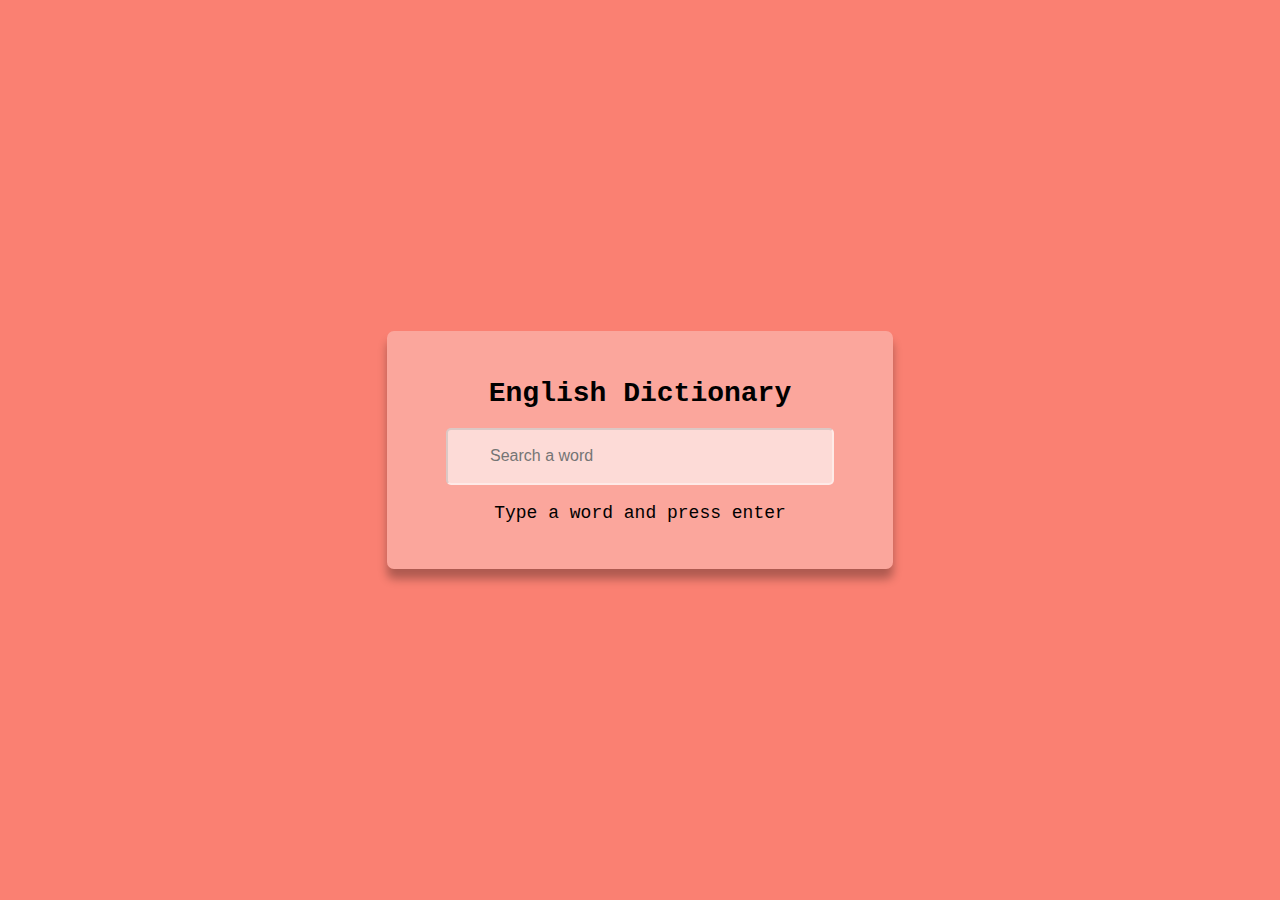
<file: dictionary/index.html>
<!DOCTYPE html>
<html lang="en">
<head>
    <meta charset="UTF-8">
    <meta http-equiv="X-UA-Compatible" content="IE=edge">
    <meta name="viewport" content="width=device-width, initial-scale=1.0">
    <title>Dictionary</title>
    <link rel="stylesheet" href="style.css">
</head>
<body>
    <div class="container">
        <h1 class="heading">English Dictionary</h1>
        <input placeholder ="Search a word" type="text" class="input" id="input">
        <p class="info-text" id="info-text">Type a word and press enter</p>
        <div class="meaning-container" id="meaning-container">
            <p>Word Title: <span class="title" id="title">-----</span></p>
            <p>Meaning: <span class="meaning" id="meaning">-----</span></p>
            <audio src="" controls id="audio"></audio>
        </div>
    </div>
    <script src="index.js"></script>
</body>
</html>
</file>
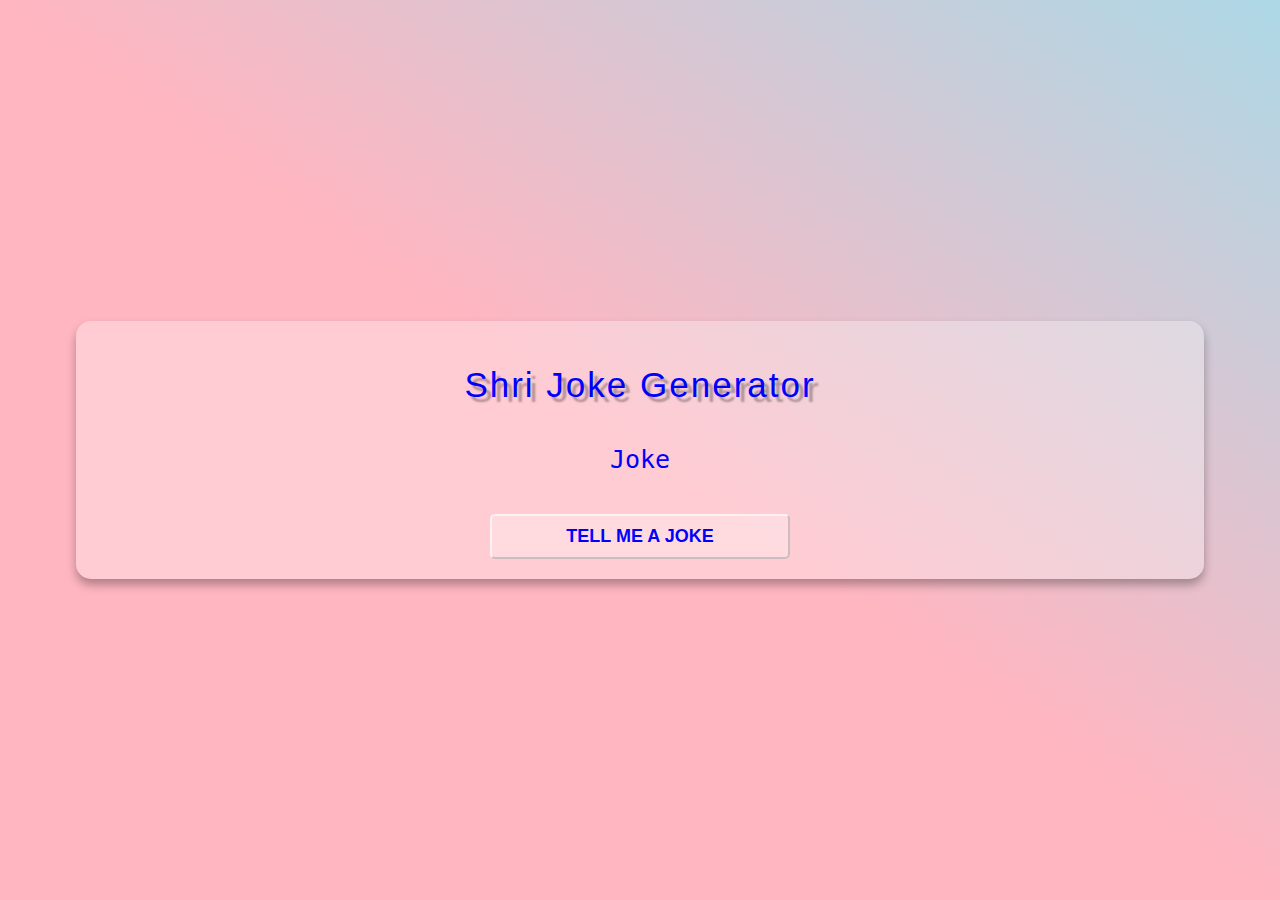
<file: joke/index.html>
<!DOCTYPE html>
<html lang="en">
<head>
    <meta charset="UTF-8">
    <meta http-equiv="X-UA-Compatible" content="IE=edge">
    <meta name="viewport" content="width=device-width, initial-scale=1.0">
    <title>Joke Genarator</title>
    <link rel="stylesheet" href="style.css">
</head>
<body>
    <div class="container">
        <h1 class="heading">Shri Joke Generator</h1>
        <p class="joke" id="joke">Joke</p>
        <button class="btn" id="btn">Tell me a Joke</button>
    </div> 
    <script src="index.js"></script>
</body>
</html>
</file>
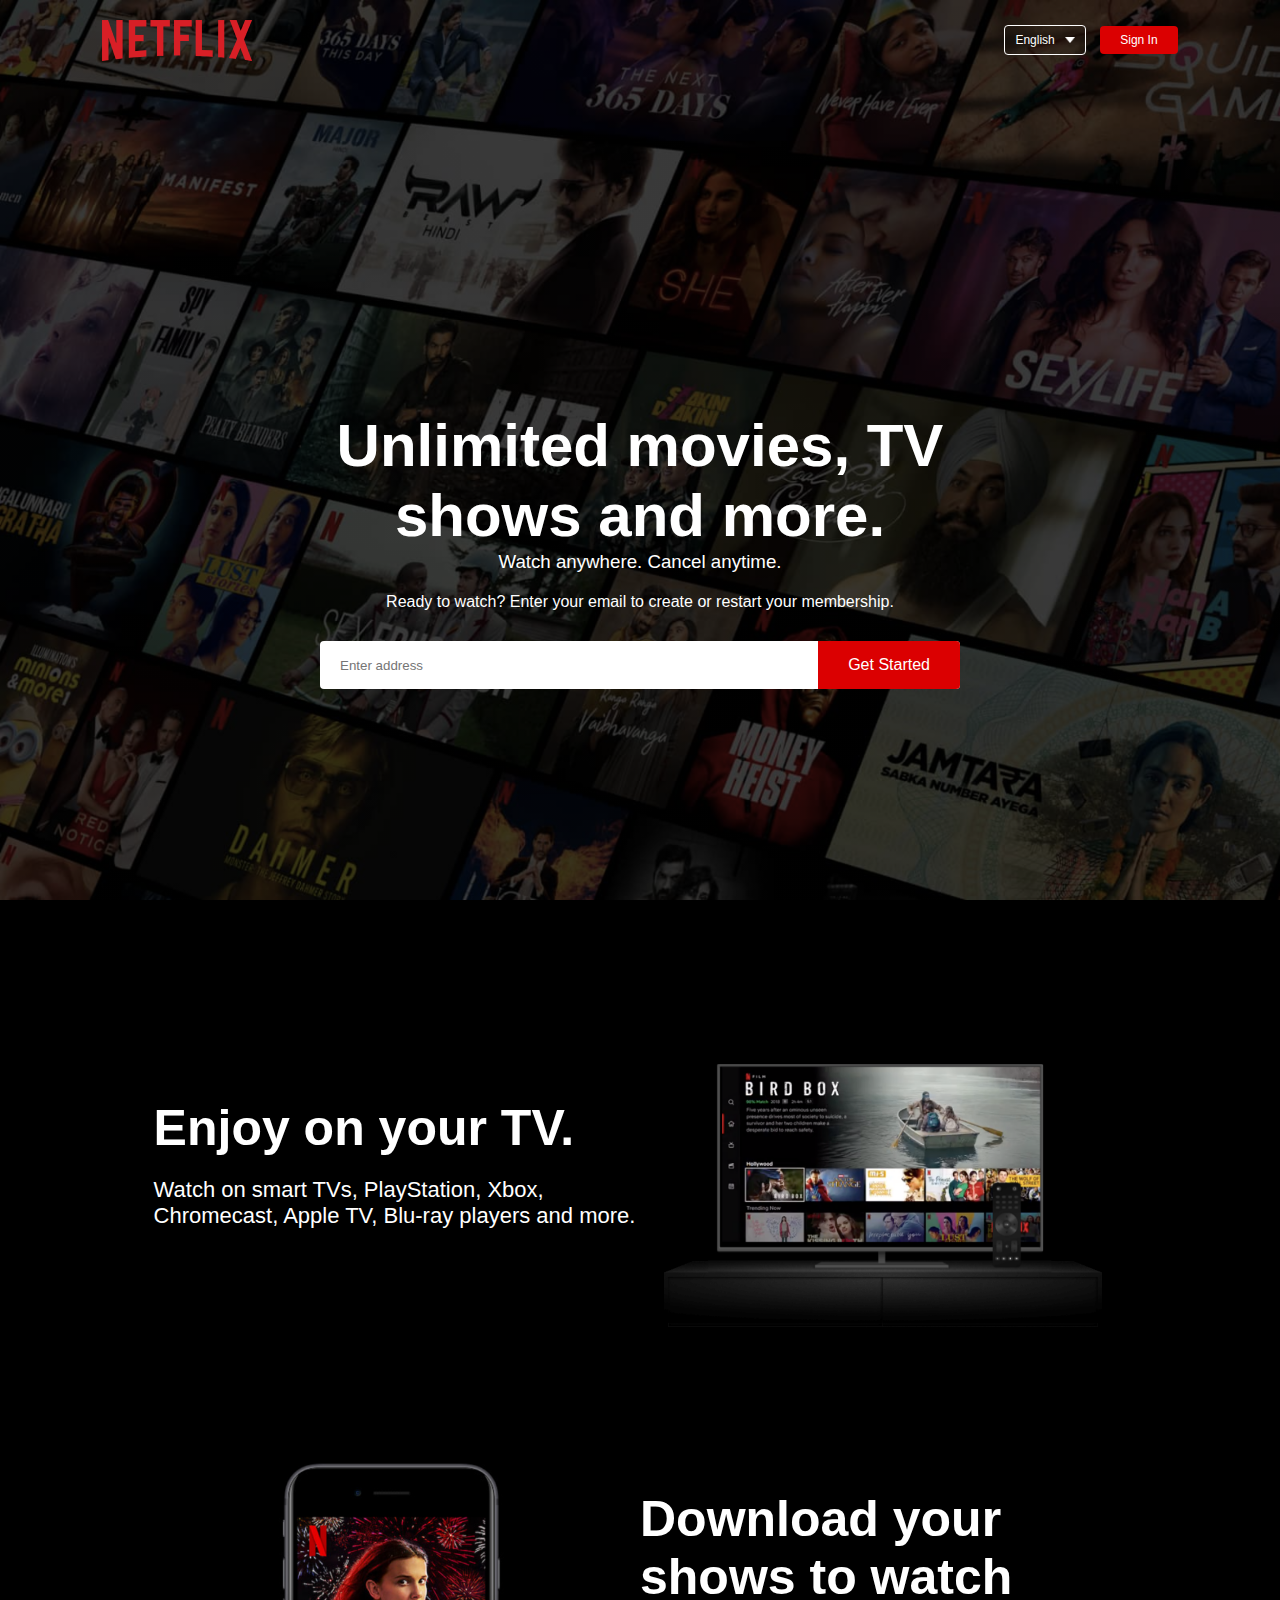
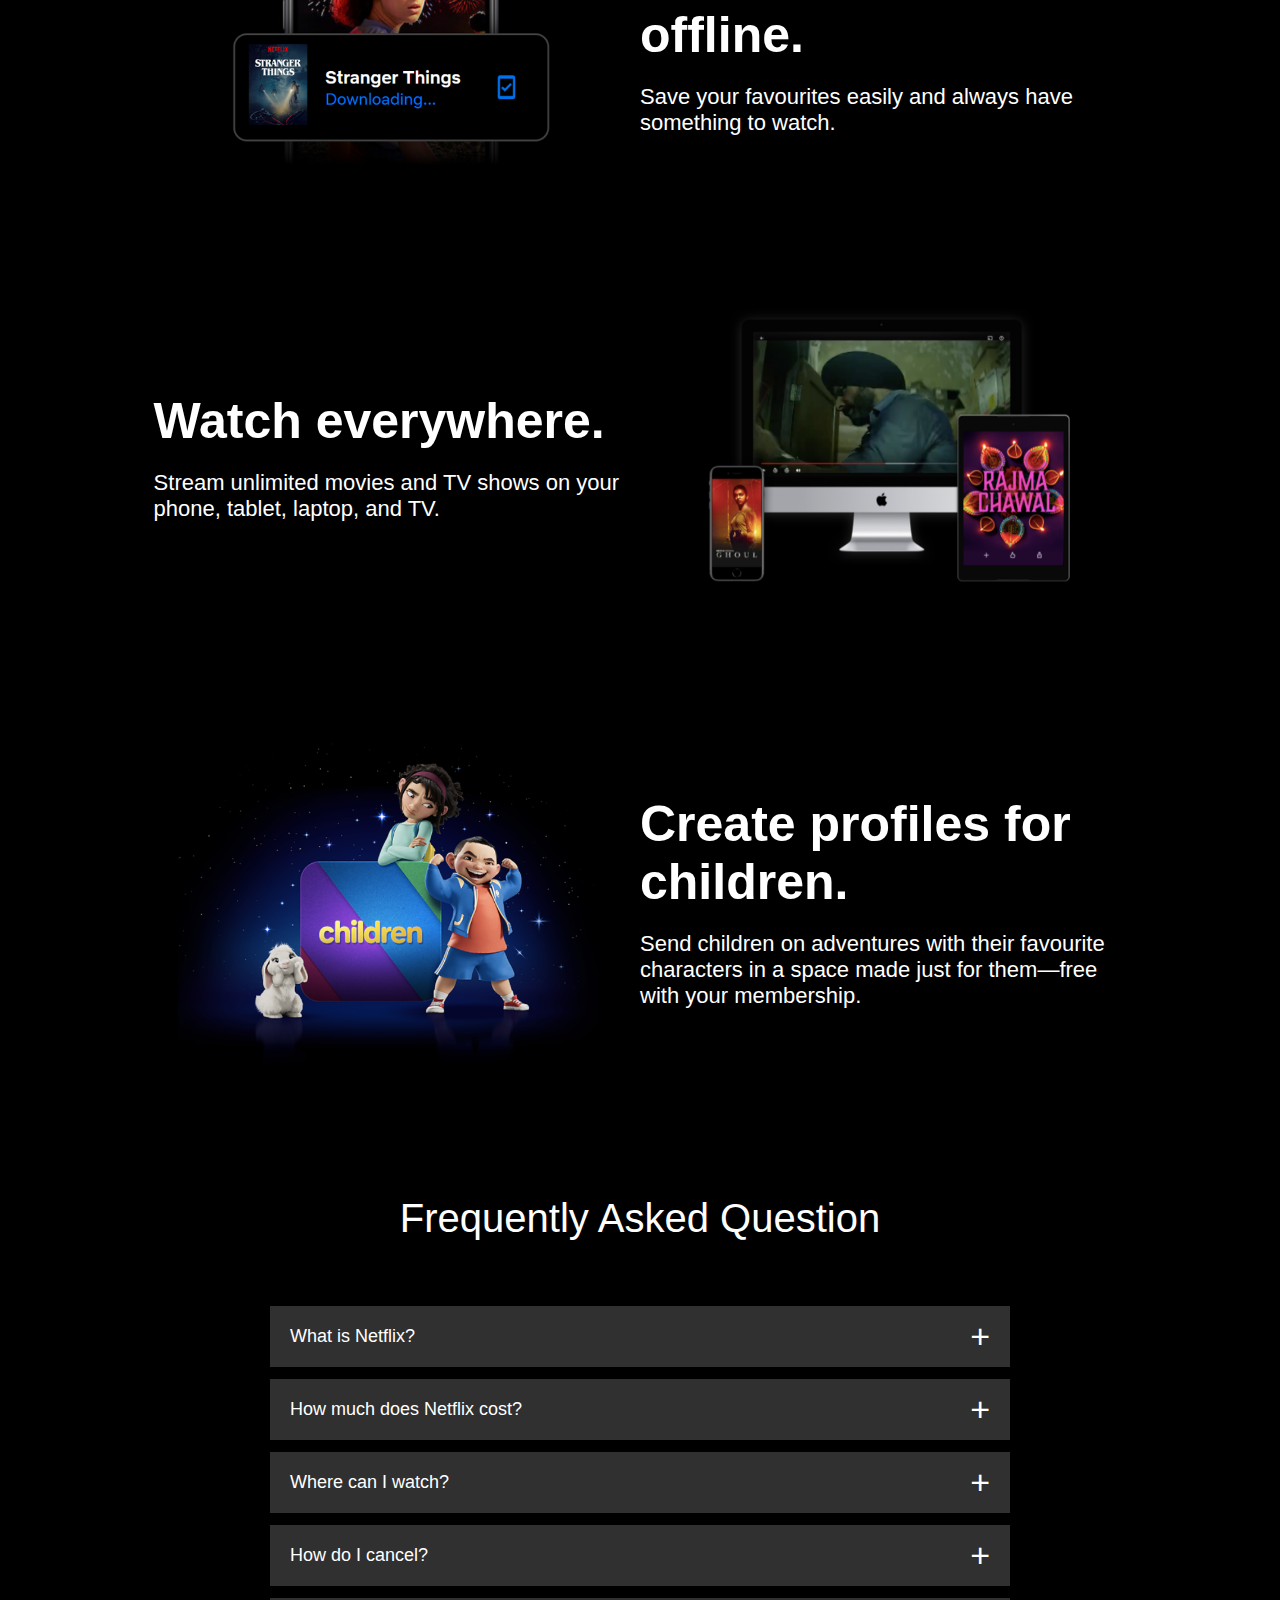
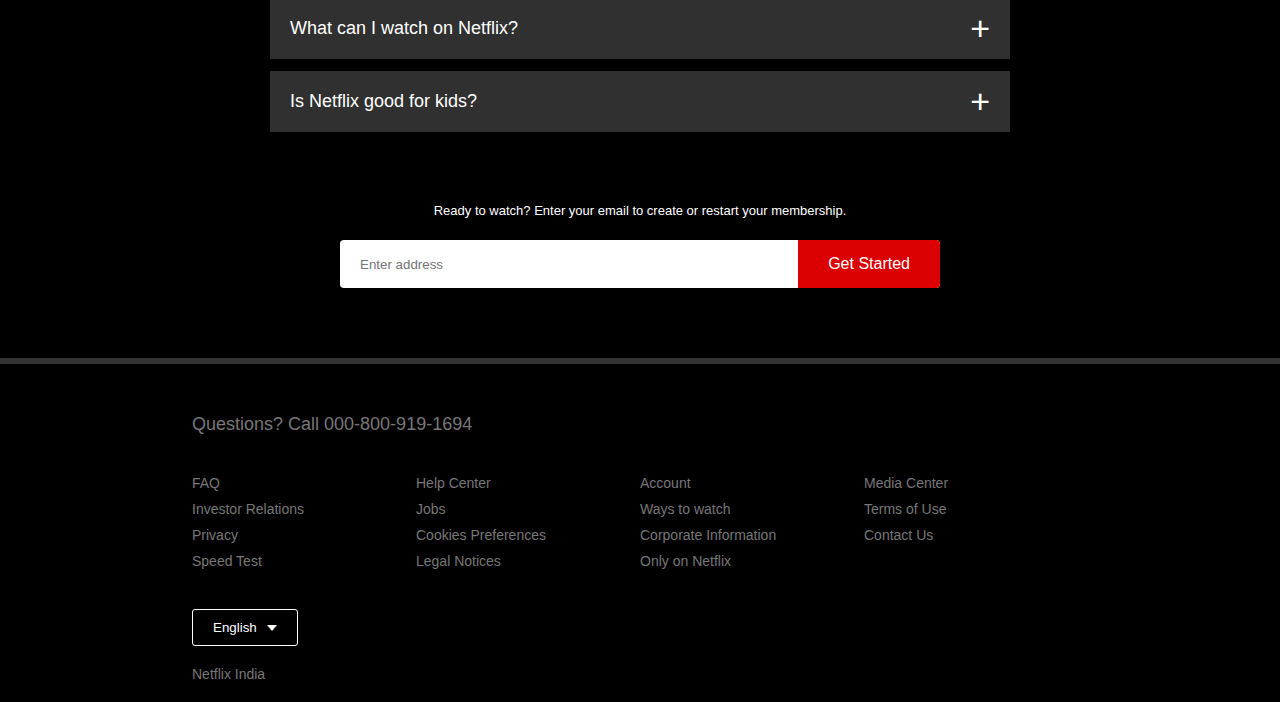
<file: netflix_clone/index.html>
<!DOCTYPE html>
<html lang="en">
<head>
    <meta charset="UTF-8">
    <meta http-equiv="X-UA-Compatible" content="IE=edge">
    <meta name="viewport" content="width=device-width, initial-scale=1.0">
    <link rel="stylesheet" href="style.css">
    <title>Netflix Clone</title>
</head>
<body>
    <div class="header">
        <nav>
            <img src="images/logo.png" class="logo">
            <div>
                <button class="language-btn">English <img src="images/down-icon.png"></button>
                <button>Sign In</button>
            </div>
        </nav>
        <div class="header-content">
            <h1>Unlimited movies, TV shows and more.</h1>
            <h3>Watch anywhere. Cancel anytime.</h3>
            <p>Ready to watch? Enter your email to create or restart your membership.</p>
            <form class="email-signup">
                <input type="email" placeholder="Enter address" required>
                <button type="submit">Get Started</button>
            </form>
        </div>
    </div>
    <div class="feature">
        <div class="row">
            <div class="text-col">
                <h2>Enjoy on your TV.</h2>
                <p>Watch on smart TVs, PlayStation, Xbox, Chromecast, Apple TV, Blu-ray players and more.</p>
            </div>
            <div class="img-col">
                <img src="images/feature-1.png">
            </div>
        </div>
        <div class="row">
            <div class="img-col">
                <img src="images/feature-2.png">
            </div>
            <div class="text-col">
                <h2>Download your shows to watch offline.</h2>
                <p>Save your favourites easily and always have something to watch.</p>
            </div>
        </div>
        <div class="row">
            <div class="text-col">
                <h2>Watch everywhere.</h2>
                <p>Stream unlimited movies and TV shows on your phone, tablet, laptop, and TV.</p>
            </div>
            <div class="img-col">
                <img src="images/feature-3.png">
            </div>
        </div>
        <div class="row">
            <div class="img-col">
                <img src="images/feature-4.png">
            </div>
            <div class="text-col">
                <h2>Create profiles for children.</h2>
                <p>Send children on adventures with their favourite characters in a space made just for them—free with your membership.</p>
            </div>    
        </div>
    </div>
    <div class="faq">
        <h2>Frequently Asked Question</h2>
        <ul class="accordion">
            <li>
                <input type="radio" name="accordion" id="first">
                <label for="first">What is Netflix?</label>
                <div class="content">
                    <p>Netflix is a streaming service that offers a wide variety of award-winning TV shows, movies, anime, documentaries and more – on thousands of internet-connected device. You can watch as much as you want, whenever you want, without a single ad – all for one low monthly price. There's always something new to discover, and new TV shows and movies are added every week!</p>
                </div>
            </li>
            <li>
                <input type="radio" name="accordion" id="second">
                <label for="second">How much does Netflix cost?</label>
                <div class="content">
                    <p>Netflix is a streaming service that offers a wide variety of award-winning TV shows, movies, anime, documentaries and more – on thousands of internet-connected device. You can watch as much as you want, whenever you want, without a single ad – all for one low monthly price. There's always something new to discover, and new TV shows and movies are added every week!</p>
                </div>
            </li>
            <li>
                <input type="radio" name="accordion" id="third">
                <label for="third">Where can I watch?</label>
                <div class="content">
                    <p>Netflix is a streaming service that offers a wide variety of award-winning TV shows, movies, anime, documentaries and more – on thousands of internet-connected device. You can watch as much as you want, whenever you want, without a single ad – all for one low monthly price. There's always something new to discover, and new TV shows and movies are added every week!</p>
                </div>
            </li>
            <li>
                <input type="radio" name="accordion" id="fourth">
                <label for="fourth">How do I cancel?</label>
                <div class="content">
                    <p>Netflix is a streaming service that offers a wide variety of award-winning TV shows, movies, anime, documentaries and more – on thousands of internet-connected device. You can watch as much as you want, whenever you want, without a single ad – all for one low monthly price. There's always something new to discover, and new TV shows and movies are added every week!</p>
                </div>
            </li>
            <li>
                <input type="radio" name="accordion" id="fifth">
                <label for="fifth">What can I watch on Netflix?</label>
                <div class="content">
                    <p>Netflix is a streaming service that offers a wide variety of award-winning TV shows, movies, anime, documentaries and more – on thousands of internet-connected device. You can watch as much as you want, whenever you want, without a single ad – all for one low monthly price. There's always something new to discover, and new TV shows and movies are added every week!</p>
                </div>
            </li>
            <li>
                <input type="radio" name="accordion" id="sixth">
                <label for="sixth">Is Netflix good for kids?</label>
                <div class="content">
                    <p>Netflix is a streaming service that offers a wide variety of award-winning TV shows, movies, anime, documentaries and more – on thousands of internet-connected device. You can watch as much as you want, whenever you want, without a single ad – all for one low monthly price. There's always something new to discover, and new TV shows and movies are added every week!</p>
                </div>
            </li>
        </ul>
        <small>Ready to watch? Enter your email to create or restart your membership.</small>
        <form class="email-signup">
            <input type="email" placeholder="Enter address" required>
            <button type="submit">Get Started</button>
        </form>
    </div>
    <div class="footer">
        <h2>Questions? Call 000-800-919-1694</h2>
        <div class="row">
            <div class="col">
                <a href="#">FAQ</a>
                <a href="#">Investor Relations</a>
                <a href="#">Privacy</a>
                <a href="#">Speed Test</a>
            </div>
            <div class="col">
                <a href="#">Help Center</a>
                <a href="#">Jobs</a>
                <a href="#">Cookies Preferences</a>
                <a href="#">Legal Notices</a>
            </div>
            <div class="col">
                <a href="#">Account</a>
                <a href="#">Ways to watch</a>
                <a href="#">Corporate Information</a>
                <a href="#">Only on Netflix</a>
            </div>
            <div class="col">
                <a href="#">Media Center</a>
                <a href="#">Terms of Use</a>
                <a href="#">Contact Us</a>
            </div>
        </div>
        <button class="language-btn">English <img src="images/down-icon.png"></button>
        <p class="copyrights-text">Netflix India</p>
    </div>
</body>
</html>
</file>
<file: dictionary/style.css>
body{
    margin:0;
    display:flex;
    min-height: 100vh;
    justify-content: center;
    align-items: center;
    background-color: salmon;
    font-family: 'Courier New', Courier, monospace;
}

.container{
    background-color: rgba(255,255,255,.3);
    padding: 28px;
    border-radius: 7px;
    box-shadow: 0 10px 10px rgba(0,0,0,.3);
    width: 90%;
    margin: 10px;
    max-width: 450px;
    text-align: center;
    font-size:18px;
    font-weight: 500;
}

.heading{
    font-size: 28px;
}

.input{
    height: 53px;
    width:300px;
    background-color: rgba(255,255,255,.6);
    border-color: rgba(255,255,255,.4);
    font-size:16px;
    padding:0 42px;
    border-radius: 5px;
}

.meaning-container{
    display:none;
}
</file>
<file: joke/style.css>
body{
    margin: 0;
    background:linear-gradient(to left bottom,lightblue,lightpink,lightpink);
    min-height:100vh;
    display:flex;
    justify-content: center;
    align-items: center;
    font-family: monospace;
}
.container{
    background-color: rgba(255,255,255,.3);
    padding: 20px;
    box-shadow:0 6px 10px rgba(0,0,0,.3);
    border-radius: 15px;
    width: 85%;
    text-align: center;
    color: blue;
}
.heading{
    font-size: 35px;
    font-weight: 200;
    font-family: Impact, Haettenschweiler, 'Arial Narrow Bold', sans-serif;
    text-shadow:5px 5px 2px rgba(0,0,0,.3);
    letter-spacing: 2px;
}

.joke{
    font-size: 25px;
    font-weight: 500;
    margin: 40px;  
}
.btn{
    font-size: 18px;
    font-weight: 700;
    border-radius: 5px;
    cursor:pointer;
    padding:10px;
    background-color: rgba(255,255,255,.3);
    border-color: rgba(255,255,255,.6);
    text-transform: uppercase;
    width: 300px;
    color: blue;
}

.btn:hover{
    background-color: rgba(255,255,255,.5);
    box-shadow:0 4px 4px rgba(0,0,0,.3);
    transition: all 300ms ease;
}
</file>
<file: netflix_clone/style.css>
*{
    box-sizing: border-box;
    padding: 0;
    margin: 0;
    font-family: 'poppins',sans-serif;
}
body{
    background: #000;
    color:#fff;
}

.header{
    width: 100%;
    height: 100vh;
    background-image: linear-gradient(rgba(0,0,0,.7),rgba(0,0,0,.7)),url(images/header-image.png);
    background-size: cover;
    background-position: center;
    padding: 10px 8%;
    position: relative;
}

nav{
    display: flex;
    align-items: center;
    justify-content: space-between;
    padding:10px 0;
}
.logo{
    width: 150px;
    cursor: pointer;
}

nav button{
    border: 0;
    outline:0;
    background: #db0001;
    color:#fff;
    padding: 7px 20px;
    font-size:12px;
    border-radius: 4px;
    margin-left: 10px;
    cursor: pointer;
}
.language-btn{
    display: inline-flex;
    align-items: center;
    background: transparent;
    border:1px solid #fff;
    padding:7px 10px;
}
.language-btn img{
    width:10px;
    margin-left: 10px;
}

.header-content{
    position: absolute;
    top: 50%;
    left:50%;
    transform:translate(-50%,-50%);
    text-align: center;
    margin-top: 100px;
}

.header-content h1{
    font-size: 60px;
    line-height: 70px;
    font-weight: 600;
    max-width: 650px;
}

.header-content h3{
    font-weight: 400;
    margin-bottom: 20px;
}

.email-signup{
    background: #fff;
    border-radius: 4px;
    display: flex;
    align-items: center;
    margin-top: 30px;
    overflow: hidden;
}

.email-signup input{
    flex:1;
    border: 0;
    outline:0;
    margin-left: 20px;
}

.email-signup button{
    background: #db0001;
    border: 0;
    outline: #fff;
    font-size: 16px;
    cursor: pointer;
    padding: 15px 30px;
    color: #fff;
}
/*--------------features-----------*/
.feature{
    padding: 50px 12%;
    font-size: 22px;

}
.row{
    display: flex;
    width: 100%;
    align-items: center;
    flex-wrap: wrap;
    padding: 50px 0;
}
.text-col{
    flex-basis: 50%;
    margin-bottom: 20px;
}
.img-col{
    flex-basis: 50%;
    margin-bottom: 20px;
}

.img-col img{
    display: block;
    width: 90%;
    margin: auto;
}

.feature h2{
    font-size: 50px;
    font-weight: 600;
    margin-bottom: 20px;
}

/*---------------------faq---------*/

.faq{
    padding: 10px 12%;
    text-align: center;
    font-size: 18px;
}
.faq h2{
    font-weight: 500;
    font-size: 40px;
}
.accordion{
    margin: 60px auto;
    width:100%;
    max-width:750px;
}

.accordion li{
    list-style: none;
    width: 100%;
    padding: 5px;
}

.accordion li label{
    display: flex;
    align-items: center;
    padding: 20px;
    font-size: 18px;
    font-weight: 500;
    background: #303030;
    margin-bottom: 2px;
    cursor: pointer;
    position: relative;
}
label::after{
    content: '+';
    font-size: 34px;
    position: absolute;
    right: 20px;
    transition: transform 0.5s;
    
}
input[type="radio"]{
    display: none;
}
.accordion .content{
    background: #303030;
    text-align: left;
    padding: 0 20px;
    max-height: 0;
    overflow: hidden;
    transition: max-height 0.5s, padding 0.5s;
}
.accordion input[type="radio"]:checked +label +.content{
    max-height: 600px;
    padding: 30px 20px;
}
.accordion input[type="radio"]:checked +label ::after{
    transform: rotate(135deg);
}
.faq .email-signup{
    max-width: 600px;
    margin: 20px auto 60px;
}
.faq small{
    font-size: 13px;
}
/*-------------footer-------*/
.footer{
    padding: 50px 15% 10px;
    border-top: 6px solid #333;
    color:#777;
}

.footer h2{
    font-size: 18px;
    font-weight: 400;
    margin-bottom: 30px;
}
.footer .col{
    flex-basis: 25%;
    flex-grow: 1;
    margin-bottom: 20px;
}
.footer .col a{
    display: block;
    text-decoration: none;
    color: #777;
    font-size: 14px;
    margin-bottom: 10px;
}
.footer .row{
    align-items: flex-start;
    padding: 10px 0px;
}
.footer .language-btn{
    color: #fff;
    padding: 10px 20px;
    border-radius: 3px;
}
.copyrights-text{
    font-size: 14px;
    margin-top: 20px;
    margin-bottom: 10px;
}

/*----------media query------------*/
@media only screen and (max-width:600px){
    .logo{
        width: 100px;
    }
    nav button{
        padding: 5px 10px;
    }
    nav .language-btn{
        padding: 4px 8px;
    }
    .header-content{
        position: unset;
        transform: none;
        padding-top:150px;
    }
    .header-content h1{
        font-size: 30px;
    }
    .email-signup button{
        font-size:12px;
        padding: 10px 15px;
    }
    .text-col,.img-col{
        flex-basis: 100%;
    }
    .feature h2{
        font-size: 30px;
    }
    .feature p{
        font-size: 15px;
    }
    .row:nth-child(2),.row:nth-child(4){
        flex-direction: column-reverse;
    }
    .feature .row{
        padding: 10px 0;
    }
    .faq h2{
        font-size: 20px;
    }
    .accordion .content{
        font-size: 14px;
    }
    .accordion li label{
        padding: 10px;
        font-size: 14px;
    }
    .label::after{
        font-size: 22px;
        
    }
}
</file>
